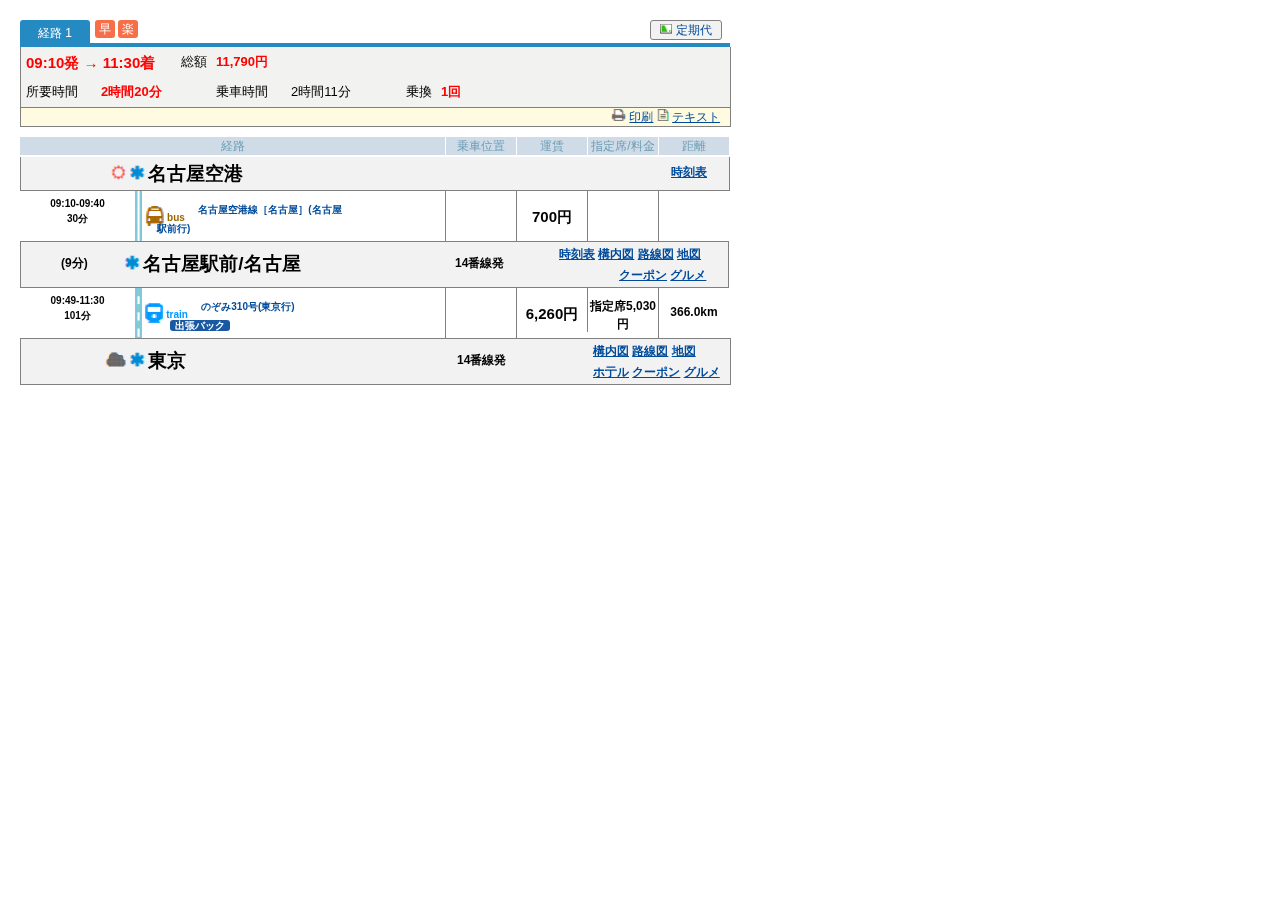
<file: 实验七/index.html>
<html>
    <head>
        <link href="css/one-debug.css" rel="stylesheet">
        <link href="css/index.css" rel="stylesheet">
    </head>
    <body>
        <header>
            <div class="m-tl ui-grid-18">
                <div class="m-tab ui-grid-2">
                    <span>経路 1</span>
                </div>
                <div class="m-tip ui-grid-14">
                    <span>早</span>
                    <span>楽</span>
                </div>
                <div class="m-fun ui-grid-2">
                    <img src="img/battery.png" alt="">
                    <span>定期代</span>
                </div>
            </div>
            <div class="bd"></div>
            <div class="info ui-grid-18">
                <span class="red ui-grid-4" id="big">09:10発 → 11:30着</span>
                <span class="ui-grid-1">総額</span>
                <span class="red ui-grid-12">11,790円</span>
                <span class="ui-grid-2">所要時間</span>
                <span class="red ui-grid-3">2時間20分</span>
                <span class="ui-grid-2">乗車時間</span>
                <span class="black ui-grid-3">2時間11分</span>
                <span class="ui-grid-1">乗換</span>
                <span class="red ui-grid-1">1回</span>
            </div>
            <div class="print ui-grid-18">
                <img src="img/print.png" alt="">
                <span>印刷</span>
                <img src="img/save.png" alt="">
                <span>テキスト</span>
            </div>
        </header>
        <section>
            <div class="head ui-grid-18">
                <span class="long ui-grid-10">経路</span>
                <span class="ui-grid-2">乗車位置</span>
                <span class="ui-grid-2">運賃</span>
                <span class="ui-grid-2">指定席/料金</span>
                <span class="ui-grid-2">距離</span>
            </div>
            <div class="first-station ui-grid-18">
                <div class="name ui-grid-14">
                    <img src="img/sun.png" alt="">
                    <img src="img/snow.png" alt="">
                    <span>名古屋空港</span>    
                </div>
                <span class="time">時刻表</span>
            </div>
            <div class="info-first ui-grid-18">
                <div class="long ui-grid-10">
                    <span class="time">09:10-09:40<br>30分</span>
                    <img src="img/bus-line.png" alt="">
                    <img src="img/bus.png" alt="" class="bus">
                    <span>bus</span>
                    <span class="name">名古屋空港線［名古屋］(名古屋</span>
                    <span class="name2">駅前行)</span>
                </div>
                <span class="ui-grid-2">&nbsp</span>
                <span class="ui-grid-2">700円</span>
                <span class="ui-grid-2">&nbsp</span>
                <span class="ui-grid-2">&nbsp</span>
            </div>
            <div class="second-station ui-grid-18">
                <div class="name ui-grid-10">
                    <span class="time">(9分)</span>
                    <img src="img/snow.png" alt="">
                    <span>名古屋駅前/名古屋</span>    
                </div>
                <span class="locate ui-grid-2">14番線発</span>
                <span class="under">時刻表</span>
                <span class="under">構内図</span>
                <span class="under">路線図</span>
                <span class="under">地図</span>
                <span class="under" id="second">クーポン</span>
                <span class="under" id="second">グルメ</span>
            </div>
            <div class="info-second ui-grid-18">
                <div class="long ui-grid-10">
                    <span class="time">09:49-11:30<br>101分</span>
                    <img src="img/train-line.png" alt="">
                    <img src="img/train.png" alt="" class="bus">
                    <span>train</span>
                    <span class="name">のぞみ310号(東京行)</span>
                    <span class="name2">出張バック</span>
                </div>
                <span class="ui-grid-2">&nbsp</span>
                <span class="ui-grid-2">6,260円</span>
                <span class="price ui-grid-2">指定席5,030円</span>
                <span class="km ui-grid-2">366.0km</span>
            </div>
            <div class="third-station ui-grid-18">
                <div class="name ui-grid-9">
                    <img src="img/cloud.png" alt="">
                    <img src="img/snow.png" alt="">
                    <span>東京</span>    
                </div>
                <span class="locate ui-grid-2">14番線発</span>
                <span class="under">構内図</span>
                <span class="under">路線図</span>
                <span class="under">地図</span>
                <span class="under" id="second">ホ亍ル</span>
                <span class="under" id="second">クーポン</span>
                <span class="under" id="second">グルメ</span>
            </div>
        </section>
    </body>
</html>
</file>
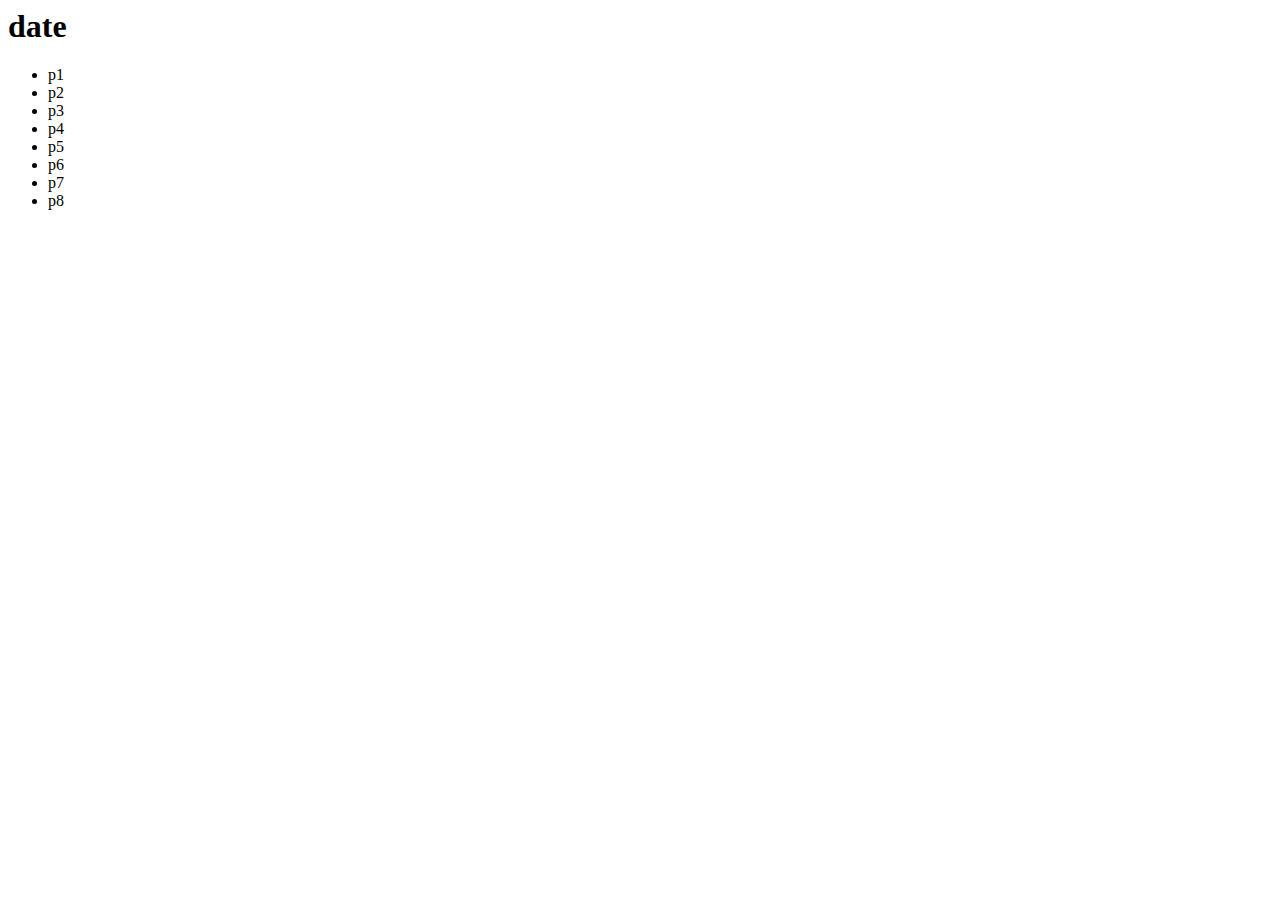
<file: 实验三/index.html>
<html>
  <head>
  </head>
  <body>
    <div class="m-box">
        <h1>date</h1>
        <ul>
            <li class="m-item" id="p1">p1</li>
            <li class="m-item">p2</li>
            <li class="m-item">p3</li>
            <li class="m-item">p4</li>
            <li class="m-item">p5</li>
            <li class="m-item">p6</li>
            <li class="m-item">p7</li>
            <li class="m-item">p8</li>
        </ul>
    </div>
    <script src="js/index.js"></script>
  </body>
</html>
</file>
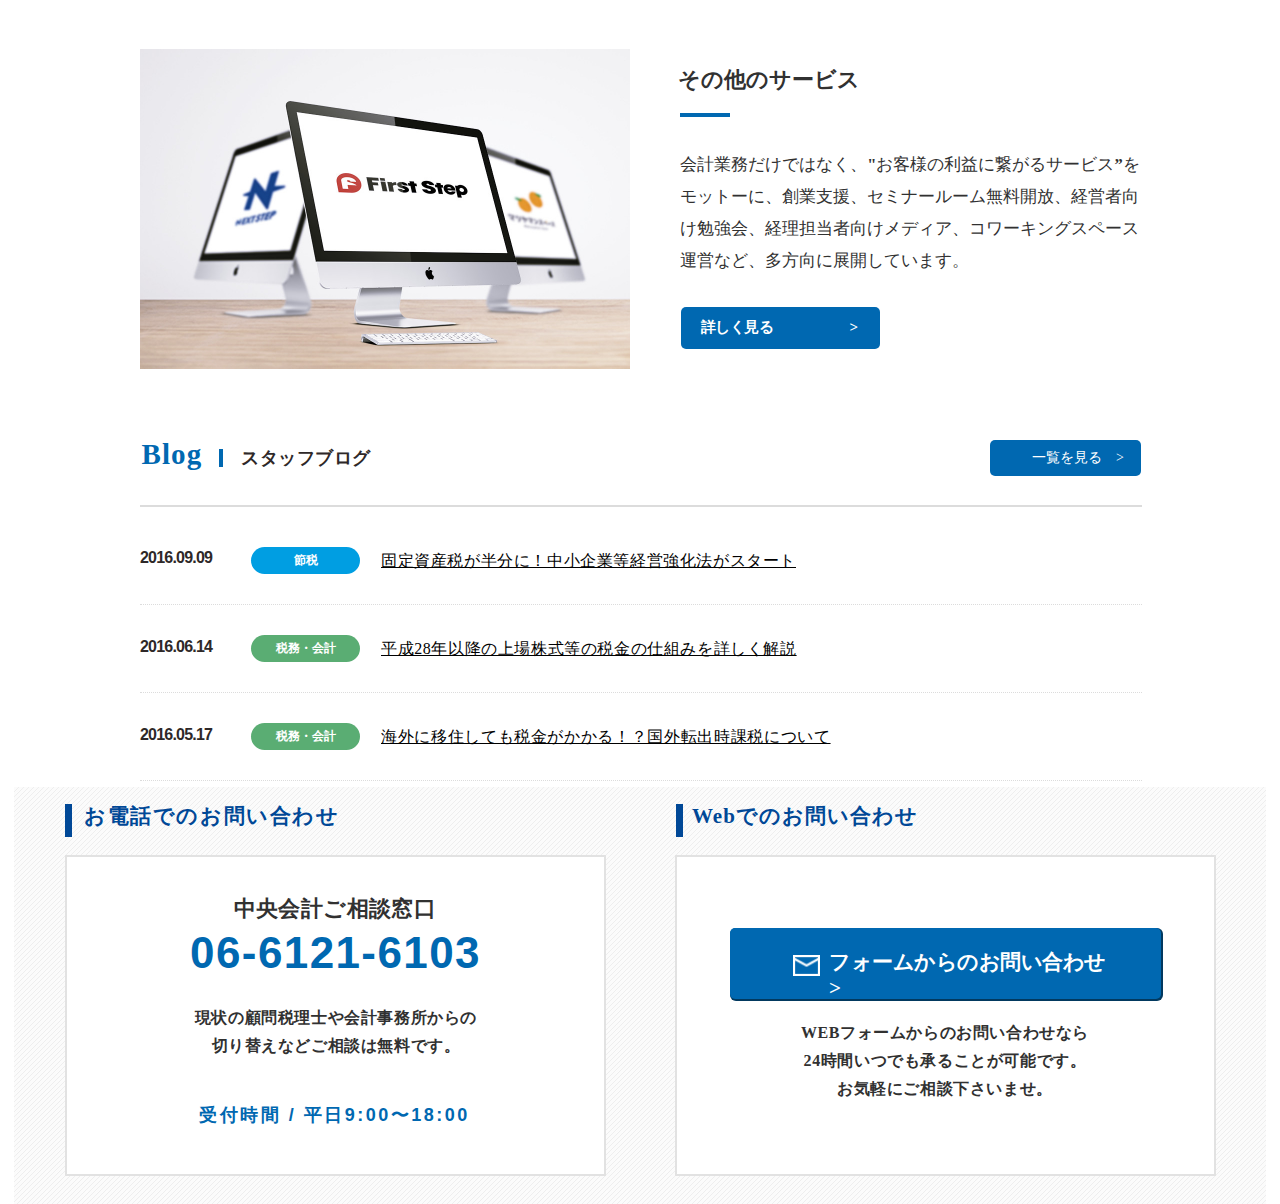
<file: 实验五/index.html>
<html>
    <head>
        <link href="css/index.css" rel="stylesheet">
    </head>
    <body>
        <div class="other">
            <img src="img/first_step.jpg" alt="">
            <div class="text">
                <span class="title">その他のサービス</span>
                <div class="hr"></div>
                <p class="main">会計業務だけではなく、"お客様の利益に繋がるサービス”をモットーに、創業支援、セミナールーム無料開放、経営者向け勉強会、経理担当者向けメディア、コワーキングスペース運営など、多方向に展開しています。</p>
                <span class="button">詳しく見る ></span>
            </div>
        </div>
        <div class="blog">
            <div class="head">
                <div class="text">
                    <span class="blue">Blog</span>
                    <div class="line"></div>
                    <span class="black">スタッフブログ</span>
                </div>
                <span class="button">一覧を見る ></span>
            </div>
            <div class="list">
                <div class="first">
                    <time>2016.09.09</time>
                    <span class="icon">節税</span>
                    <span class="text">固定資産税が半分に！中小企業等経営強化法がスタート</span>
                </div>
                <div class="second">
                    <time>2016.06.14</time>
                    <span class="icon">税務・会計</span>
                    <span class="text">平成28年以降の上場株式等の税金の仕組みを詳しく解説</span>
                </div>
                <div class="third">
                    <time>2016.05.17</time>
                    <span class="icon">税務・会計</span>
                    <span class="text">海外に移住しても税金がかかる！？国外転出時課税について</span>
                </div>
            </div>
        </div>
        <div class="contact">
            <div class="phone">
                <div class="title">
                    <div class="line"></div>
                    <span>お電話でのお問い合わせ</span>
                </div>
                <div class="main">
                    <div class="text">
                        <span class="title">中央会計ご相談窓口</span>
                        <span class="number">06-6121-6103</span>
                        <span class="line">現状の顧問税理士や会計事務所からの</span>
                        <span class="line">切り替えなどご相談は無料です。</span>
                    </div>
                    <time>受付時間 / 平日9:00〜18:00</time>
                </div>
            </div>
            <div class="email">
                <div class="title">
                    <div class="line"></div>
                    <span>Webでのお問い合わせ</span>
                </div>
                <div class="main">
                    <div class="button">
                        <img src="img/mail.png" alt="">
                        <span>フォームからのお問い合わせ ></span>
                    </div>
                    <span class="text">WEBフォームからのお問い合わせなら</span>
                    <span class="text">24時間いつでも承ることが可能です。</span>
                    <span class="text">お気軽にご相談下さいませ。</span>
                </div>
            </div>
        </div>
    </body>
</html>
</file>
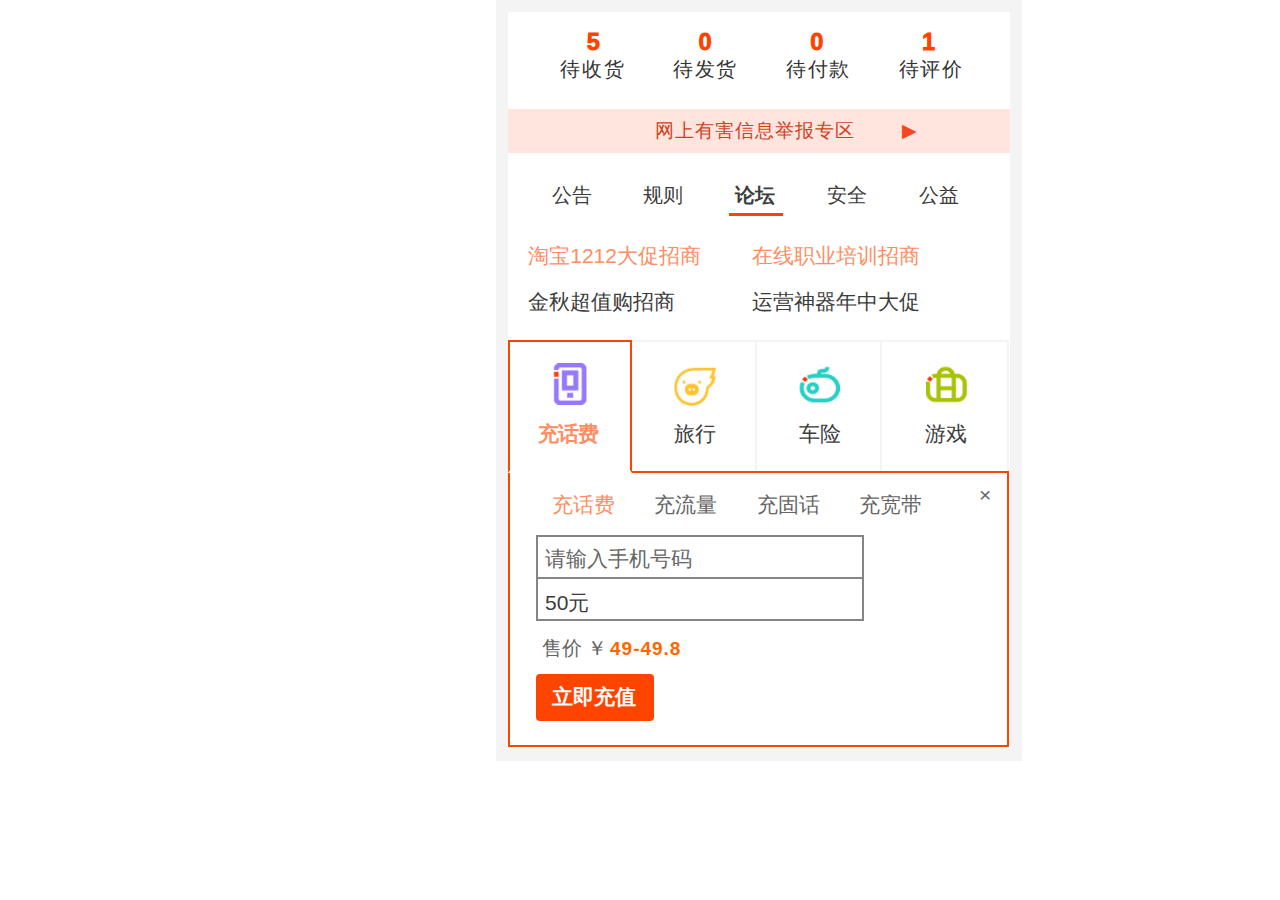
<file: 实验四/index.html>
<html>
    <head>
        <link href="css/index.css" rel="stylesheet">
    </head>
    <body>
        <div id="Box">
            <div id="Record">
                <div id="Num">
                    <span>5</span>
                    <span>0</span>
                    <span>0</span>
                    <span>1</span>
                </div>
                <div id="Item">
                    <span>待收货</span>
                    <span>待发货</span>
                    <span>待付款</span>
                    <span>待评价</span>
                </div>
            </div>
            <div id="inform">
                <span id='text'>网上有害信息举报专区</span>
                <span id='triangle'>▶</span>
            </div>
            <div id="bar">
                <span>公告</span>
                <span>规则</span>
                <span id='forum'>论坛</span>
                <span>安全</span>
                <span>公益</span>
                <hr></hr>
            </div>
            <div id="Ad">
                <span>淘宝1212大促招商</span>
                <span>在线职业培训招商</span>
                <div id='second_line'>
                    <span>金秋超值购招商</span>
                    <span>运营神器年中大促</span>
                </div>
            </div>
            <div id="icon">
                <div id="phone">
                    <span id="text">充话费</span>
                </div>
                <div id="pig">
                    <span id="text">旅行</span>
                </div>
                <div id="car">
                    <span id="text">车险</span>
                </div>
                <div id="game">
                    <span id="text">游戏</span>
                </div>
            </div>
            <div id="charge">
                <div id="choose">
                    <span id="first">充话费</span>
                    <span>充流量</span>
                    <span>充固话</span>
                    <span>充宽带</span>
                    <span id="cancel">×</span>
                </div>
                <div id="input">
                    <div id="phonenumber">
                        <span id="text">请输入手机号码</span>
                    </div>
                    <div id="money">
                        <span id="text">50元</span>
                    </div>
                </div>
                <div id="price">
                    <span >售价</span>
                    <span >￥</span>
                    <span id="num">49-49.8</span>
                </div>
                <div id="button">
                    <span id="text">立即充值</span>
                </div>
            </div>
        </div>
    </body>
</html>
</file>
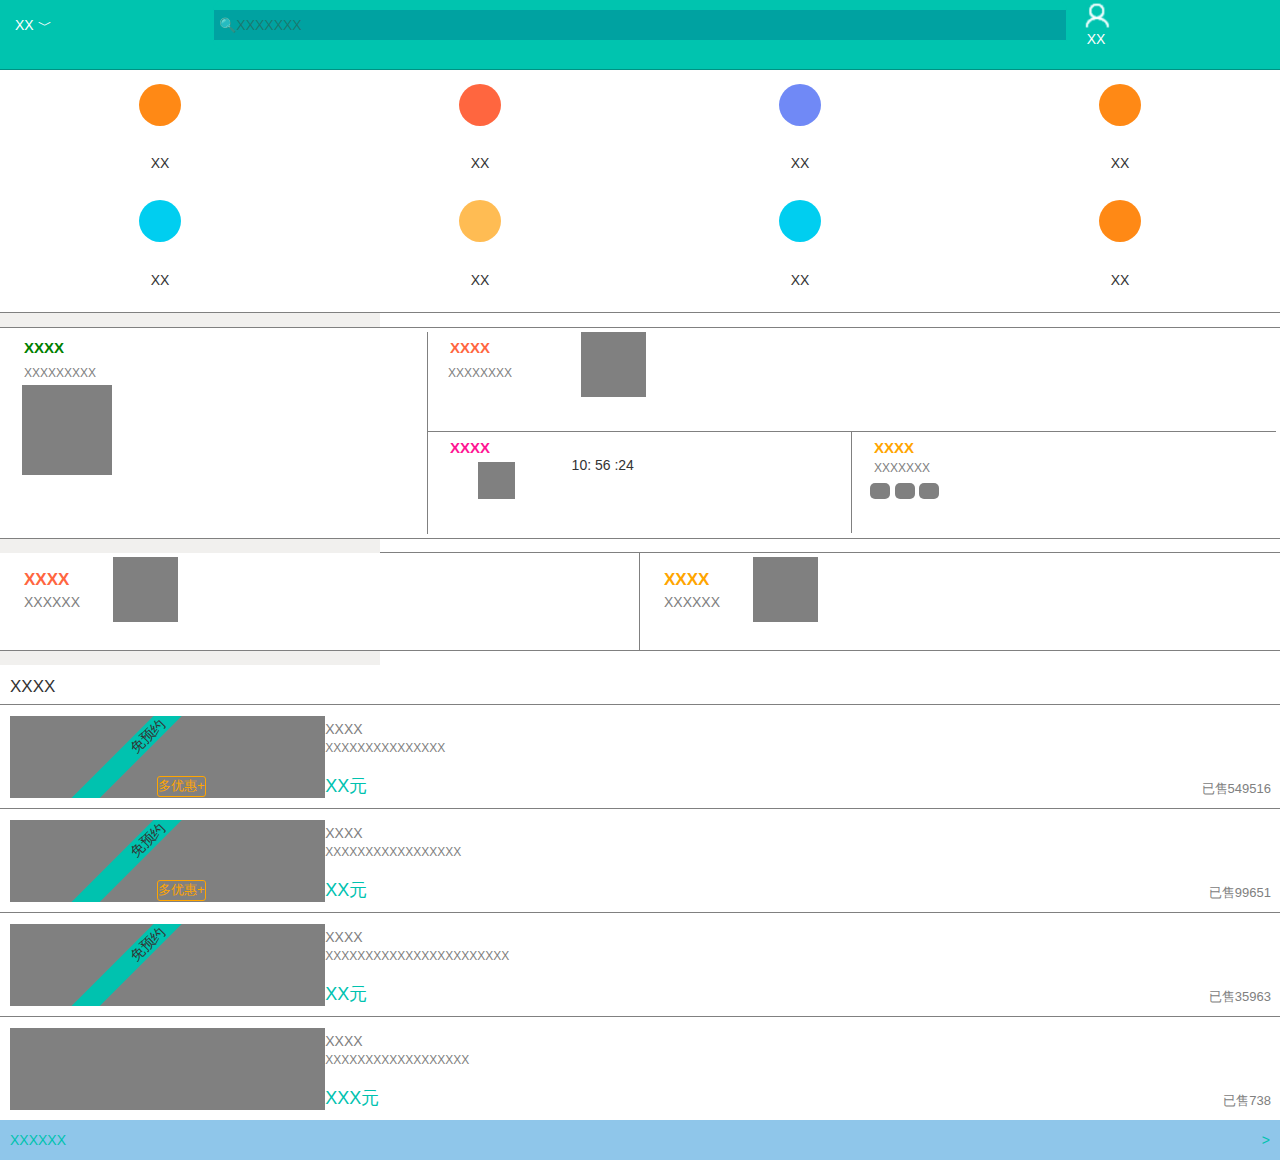
<file: 实验九/phone.html>
<html>
    <head>
        <meta charset="utf-8">
        <meta http-equiv="X-UA-Compatible" content="IE=edge">
        <meta name="viewport" content="width=device-width, initial-scale=1">
        <link href="css/bootstrap.css" rel="stylesheet">
        <link href="css/phone.css" rel="stylesheet">
    </head>
    <body>
        <div class="container-fluid">
            <div class="search row">
                <div class="select col-xs-2">XX ﹀</div>
                <div class="text col-xs-8">🔍XXXXXXX</div>
                <div class="account col-xs-2">
                    <img src="img/account.png" class="img-responsive">
                    <div>XX</div>
                </div>
            </div>
            <div class="nav row">
                <div class="item col-xs-3">
                    <div class="img" id="i1-1"></div>
                    <div class="name">XX</div>
                </div>
                <div class="item col-xs-3">
                    <div class="img" id="i1-2"></div>
                    <div class="name">XX</div>
                </div>
                <div class="item col-xs-3">
                    <div class="img" id="i1-3"></div>
                    <div class="name">XX</div>
                </div>
                <div class="item col-xs-3">
                    <div class="img" id="i1-4"></div>
                    <div class="name">XX</div>
                </div>
                <div class="item col-xs-3">
                    <div class="img" id="i2-1"></div>
                    <div class="name">XX</div>
                </div>
                <div class="item col-xs-3">
                    <div class="img" id="i2-2"></div>
                    <div class="name">XX</div>
                </div>
                <div class="item col-xs-3">
                    <div class="img" id="i2-3"></div>
                    <div class="name">XX</div>
                </div>
                <div class="item col-xs-3">
                    <div class="img" id="i2-4"></div>
                    <div class="name">XX</div>
                </div>
            </div>
            <div class="hr"></div>
            <div class="four-item row">
                <div class="left col-xs-4">
                    <div class="ftext">XXXX</div>
                    <div class="stext">XXXXXXXXX</div>
                    <div class="square"></div>
                </div>
                <div class="right col-xs-8">
                    <div class="top">
                        <div class="ftext">XXXX</div>
                        <div class="stext">XXXXXXXX</div>
                        <div class="square"></div>
                    </div>
                    <div id="left">
                        <div class="ftext">XXXX</div>
                        <div class="square"></div>
                    </div>
                    <div id="right">
                        <div class="ftext">XXXX</div>
                        <div class="stext">XXXXXXX</div>
                        <div class="time">
                            <div class="bg"></div>
                            <div class="bg"></div>
                            <div class="bg"></div>
                            <span>10: 56 :24</span>
                        </div>
                    </div>
                </div>
            </div>
            <div class="hr"></div>
            <div class="two-item row">
                <div class="item col-xs-6" id="left">
                    <div class="ftext">XXXX</div>
                    <div class="stext">XXXXXX</div>
                    <div class="square"></div>
                </div>
                <div class="item col-xs-6" id="right">
                    <div class="ftext">XXXX</div>
                    <div class="stext">XXXXXX</div>
                    <div class="square"></div>
                </div>
            </div>
            <div class="hr"></div>
            <div class="list row">
                <div class="title col-xs-12">XXXX</div>
                <div class="item col-xs-12" id="first">
                    <div class="square">
                        <div class="tag">免预约</div>
                    </div>
                    <div class="ftext">XXXX</div>
                    <div class="stext">XXXXXXXXXXXXXXX</div>
                    <div class="price">XX元</div>
                    <div class="sale">多优惠+</div>
                    <div class="num">已售549516</div>
                </div>
                <div class="item col-xs-12" id="second">
                    <div class="square">
                        <div class="tag">免预约</div>
                    </div>
                    <div class="ftext">XXXX</div>
                    <div class="stext">XXXXXXXXXXXXXXXXX</div>
                    <div class="price">XX元</div>
                    <div class="sale">多优惠+</div>
                    <div class="num">已售99651</div>
                </div>
                <div class="item col-xs-12" id="third">
                    <div class="square">
                        <div class="tag">免预约</div>
                    </div>
                    <div class="ftext">XXXX</div>
                    <div class="stext">XXXXXXXXXXXXXXXXXXXXXXX</div>
                    <div class="price">XX元</div>
                    <div class="real">门市价:XX元</div>
                    <div class="num">已售35963</div>
                </div>
                <div class="item col-xs-12" id="fourth">
                    <div class="square"></div>
                    <div class="ftext">XXXX</div>
                    <div class="stext">XXXXXXXXXXXXXXXXXX</div>
                    <div class="price">XXX元</div>
                    <div class="real">门市价:XXX元</div>
                    <div class="num">已售738</div>
                </div>
                <div class="tail col-xs-12">
                    <div>XXXXXX</div>
                    <div>></div>   
                </div>
            </div>
        </div>
    </body>
</html>
</file>
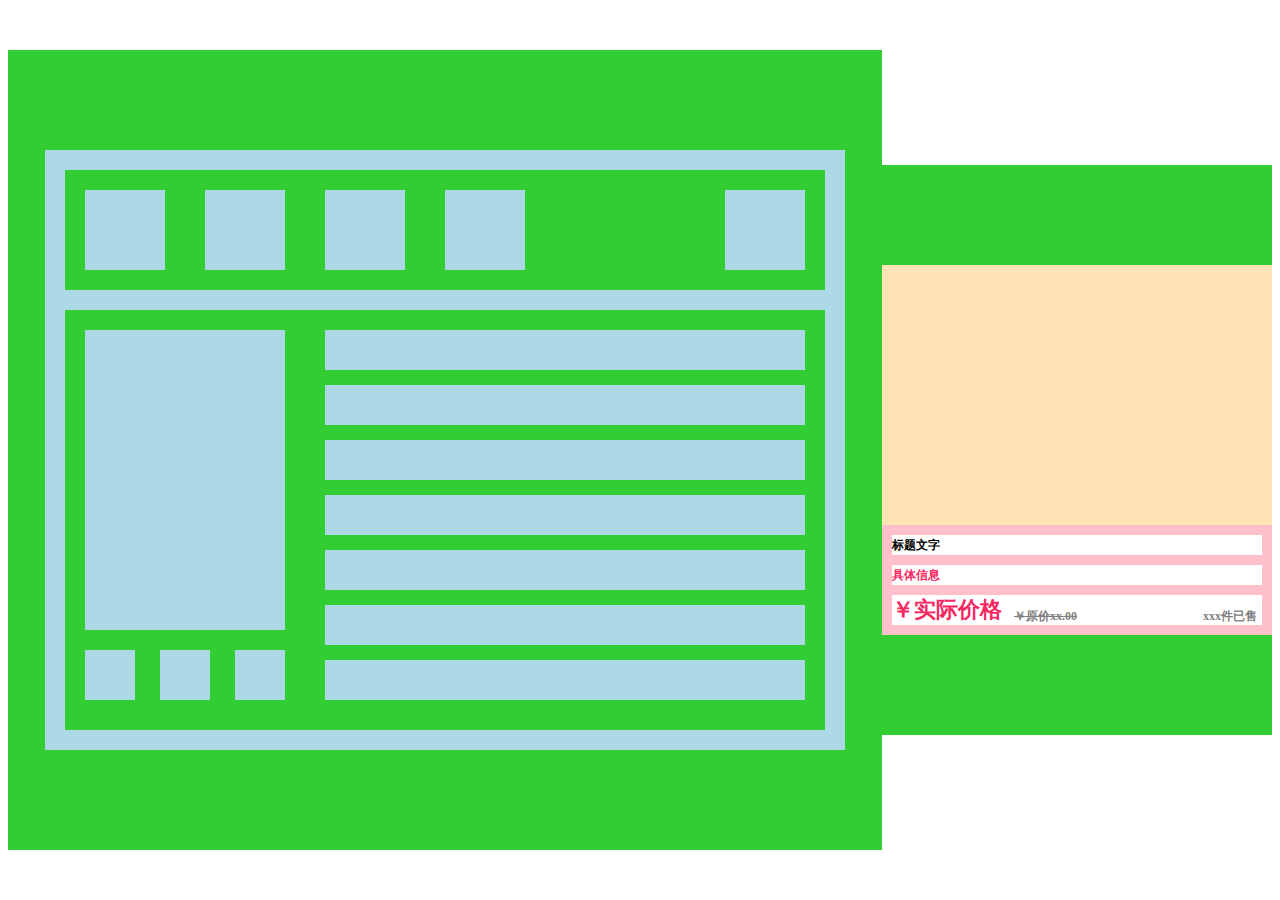
<file: 实验六/flex_html.html>
<html>
    <head>
        <link href="css/flex_html.css" rel="stylesheet">
    </head>
    <body>
        <div class="box1">
           <div class="head">
                <span></span>
                <span></span>
                <span></span>
                <span></span>
                <span class="right"></span>
            </div>         
            <div class="main">
                <div class="left">
                    <div class="top"></div>
                    <div class="bottom">
                        <span></span>
                        <span></span>
                        <span></span>
                    </div>
                </div>
                <div class="right">
                    <span></span>
                    <span></span>
                    <span></span>
                    <span></span>
                    <span></span>
                    <span></span>
                    <span></span>
                </div>
            </div>
        </div>  
        <div class="box2">
            <div class="item">
                <div class="img"></div>
                <div class="info">
                    <div class="name">标题文字</div>
                    <div class="tag">
                        <span class="red">具体信息</span>
                        <span class="gray"></span>
                    </div>
                    <div class="price">
                        <div class="number">
                            <span class="now">￥实际价格</span>
                            <span class="orign">￥原价xx.00</span>
                        </div>
                        <div class="sales">
                            <span class="num">xxx</span>
                            <span class="unit">件已售</span>
                        </div>
                    </div>
                </div>
            </div>
        </div>   
    </body>
</html>
</file>
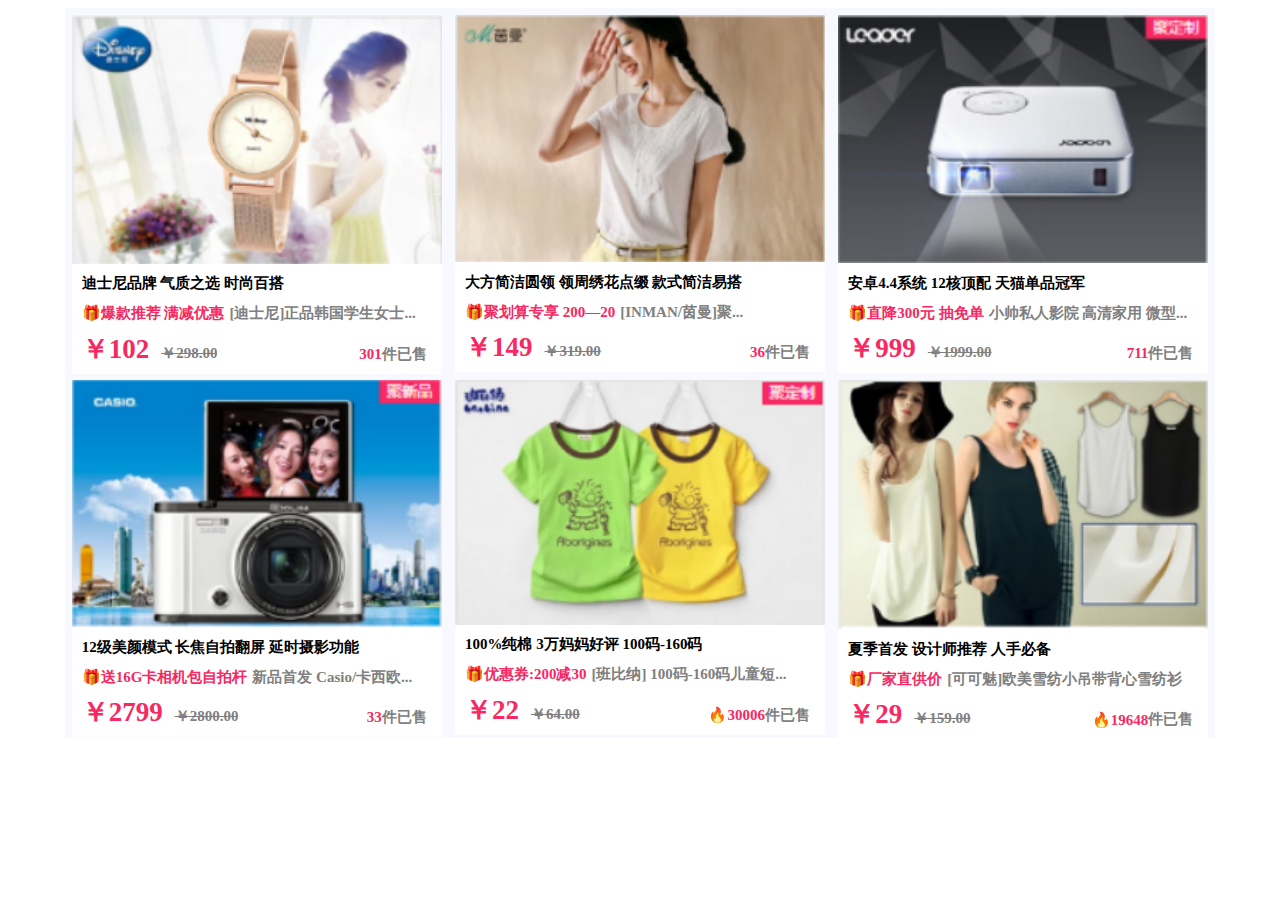
<file: 实验六/flex_taobao.html>
<html>
    <head>
        <link href="css/flex_taobao.css" rel="stylesheet">
    </head>
    <body> 
        <div class="box">
            <div class="item">
                <img src="img/1.png" alt=""></img>
                <div class="info">
                    <div class="name">迪士尼品牌 气质之选 时尚百搭</div>
                    <div class="tag">
                        <span>🎁爆款推荐 满减优惠</span>
                        <span class="gray">[迪士尼]正品韩国学生女士...</span>
                    </div>
                    <div class="price">
                        <div class="number">
                            <span class="now">￥102</span>
                            <span class="orign">￥298.00</span>
                        </div>
                        <div class="sales">
                            <span class="num">301</span>
                            <span class="unit">件已售</span>
                        </div>
                    </div>
                </div>
            </div>
            <div class="item">
                <img src="img/2.png" alt=""></img>
                <div class="info">
                    <div class="name">大方简洁圆领 领周绣花点缀 款式简洁易搭</div>
                    <div class="tag">
                        <span>🎁聚划算专享 200&mdash;20</span>
                        <span class="gray">[INMAN/茵曼]聚...</span>
                    </div>
                    <div class="price">
                        <div class="number">
                            <span class="now">￥149</span>
                            <span class="orign">￥319.00</span>
                        </div>
                        <div class="sales">
                            <span class="num">36</span>
                            <span class="unit">件已售</span>
                        </div>
                    </div>
                </div>
            </div>
            <div class="item">
                <img src="img/3.png" alt=""></img>
                <div class="info">
                    <div class="name">安卓4.4系统 12核顶配 天猫单品冠军</div>
                    <div class="tag">
                        <span>🎁直降300元 抽免单</span>
                        <span class="gray">小帅私人影院 高清家用 微型...</span>
                    </div>
                    <div class="price">
                        <div class="number">
                            <span class="now">￥999</span>
                            <span class="orign">￥1999.00</span>
                        </div>
                        <div class="sales">
                            <span class="num">711</span>
                            <span class="unit">件已售</span>
                        </div>
                    </div>
                </div>
            </div>
            <div class="item">
                <img src="img/4.png" alt=""></img>
                <div class="info">
                    <div class="name">12级美颜模式 长焦自拍翻屏 延时摄影功能</div>
                    <div class="tag">
                        <span>🎁送16G卡相机包自拍杆</span>
                        <span class="gray">新品首发 Casio/卡西欧...</span>
                    </div>
                    <div class="price">
                        <div class="number">
                            <span class="now">￥2799</span>
                            <span class="orign">￥2800.00</span>
                        </div>
                        <div class="sales">
                            <span class="num">33</span>
                            <span class="unit">件已售</span>
                        </div>
                    </div>
                </div>
            </div>
            <div class="item">
                <img src="img/5.png" alt=""></img>
                <div class="info">
                    <div class="name">100%纯棉 3万妈妈好评 100码-160码</div>
                    <div class="tag">
                        <span>🎁优惠券:200减30</span>
                        <span class="gray">[班比纳] 100码-160码儿童短...</span>
                    </div>
                    <div class="price">
                        <div class="number">
                            <span class="now">￥22</span>
                            <span class="orign">￥64.00</span>
                        </div>
                        <div class="sales">
                            <span class="num">🔥30006</span>
                            <span class="unit">件已售</span>
                        </div>
                    </div>
                </div>
            </div>
            <div class="item">
                <img src="img/6.png" alt=""></img>
                <div class="info">
                    <div class="name">夏季首发 设计师推荐 人手必备</div>
                    <div class="tag">
                        <span>🎁厂家直供价</span>
                        <span class="gray">[可可魅]欧美雪纺小吊带背心雪纺衫</span>
                    </div>
                    <div class="price">
                        <div class="number">
                            <span class="now">￥29</span>
                            <span class="orign">￥159.00</span>
                        </div>
                        <div class="sales">
                            <span class="num">🔥19648</span>
                            <span class="unit">件已售</span>
                        </div>
                    </div>
                </div>
            </div>
        </div>   
    </body>
</html>
</file>
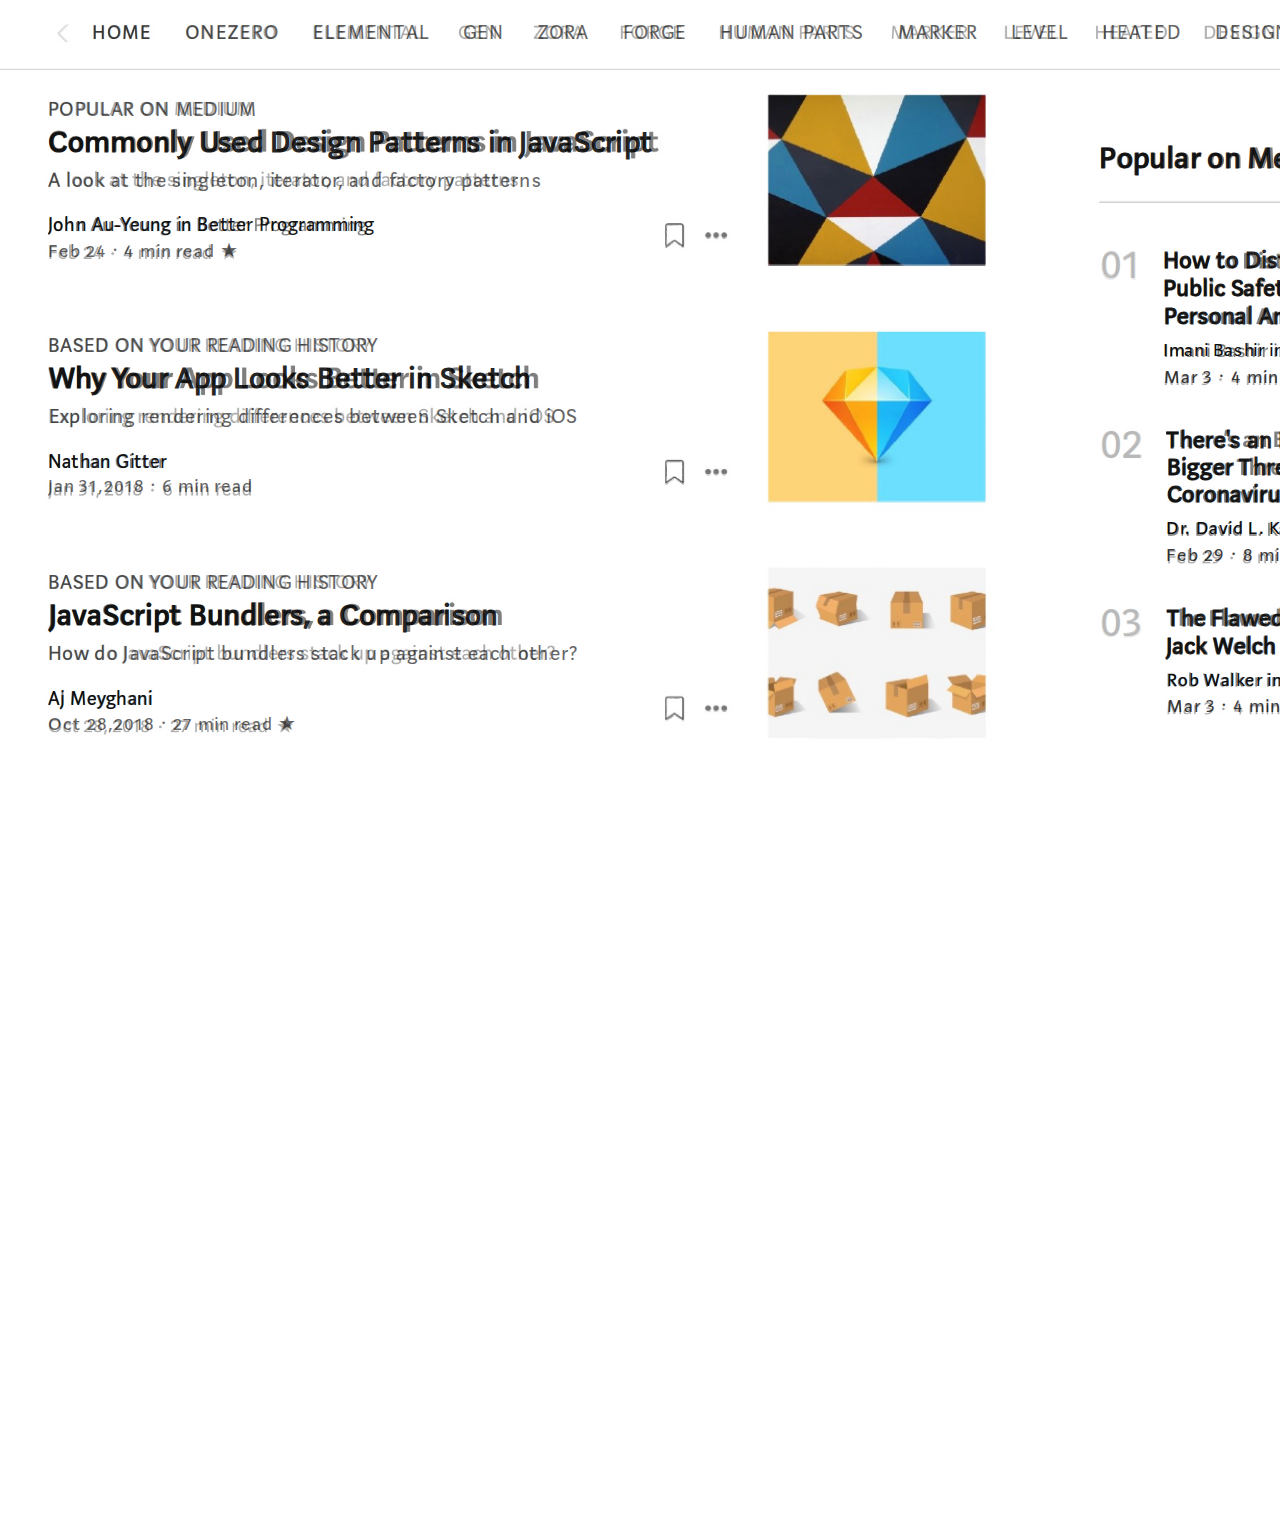
<file: 实验二/src/test.html>
<!DOCTYPE html>
<html>
    <head>
        <meta charset="utf-8">
        <meta http-equiv="X-UA-Compatible" content="IE=edge,chrome=1">
        <meta name="description" content="">
        <meta name="keywords" content="">
        <link href="reset.css" rel="stylesheet">
        <link href="test.css" rel="stylesheet">
    </head>
    <body>
        <div class="example"></div>
        <div class="top-menu">
            <l></l>
            <span>HOME</span>
            <span>ONEZERO</span>
            <span>ELEMENTAL</span>
            <span>GEN</span>
            <span>ZORA</span>
            <span>FORGE</span>
            <span>HUMAN PARTS</span>
            <span>MARKER</span>
            <span>LEVEL</span>
            <span>HEATED</span>
            <span>DESIGN</span>
            <span>MC</span>
            <r></r>
            <hr>
        </div>
        <div style="position: absolute;">
            <div class="left-text">
                <first>
                <span id="one">POPULAR ON MEDIUM</span>
                <span id="two">Commonly Used Design Patterns in JavaScript</span>
                <span id="three">A look at the singleton, iterator, and factory patterns</span>
                <span id="four">John Au-Yeung in Better Programming</span>
                <span id="five">Feb 24 · 4 min read ★</span>
                </first>
                <second>
                <span id="one">BASED ON YOUR READING HISTORY</span>
                <span id="two">Why Your App Looks Better in Sketch</span>
                <span id="three">Exploring rendering differences between Sketch and iOS</span>
                <span id="four">Nathan Gitter</span>
                <span id="five">Jan 31,2018 · 6 min read</span>
                </second>
                <third>
                    <span id="one">BASED ON YOUR READING HISTORY</span>
                    <span id="two">JavaScript Bundlers, a Comparison </span>
                    <span id="three">How do JavaScript bundlers stack up against each other?</span>
                    <span id="four">Aj Meyghani</span>
                    <span id="five">Oct 28,2018 · 27 min read ★</span>
                </third>
            </div>
            <img src="../img/middle.png" alt="middle">
            <div class="right-text">
                <span id="head">Popular on Medium</span>
                <hr>
                <first>
                <num>01</num>
                <span id="one-a">How to Distinguish Between a</span>
                <span id="one-b">Public Safety Crisis and a</span>
                <span id="one-c">Personal Anxiety</span>
                <span id="two">Imani Bashir in Forge</span>
                <span id="three">Mar 3 · 4 min read ★</span>
                </first>
                <second>
                <num>02</num>
                <span id="one-a">There's an Epidemic That's a</span>
                <span id="one-b">Bigger Threat Than the</span>
                <span id="one-c">Coronavirus</span>
                <span id="two">Dr. David L. Katz in Heated</span>
                <span id="three">Feb 29 · 8 min read ★</span>
                </second>
                <third>
                    <num>03</num>
                    <span id="one-a">The Flawed, Twisted Legacy of</span>
                    <span id="one-b">Jack Welch</span>
                    <span id="two">Rob Walker in Marker</span>
                    <span id="three">Mar 3 · 4 min read ★</span>
                </third>
            </div>
        </div>
        
    </body>
</html>
</file>
<file: 实验七/css/index.css>
@charset "UTF-8";

body {
    padding: 20px;
    width: 710px;
}

header .m-tl {
    border-bottom: 4px solid #2589c2;
    margin-bottom: 0;
    width: 100%;
}

header .m-tl .m-tab, .m-tip, .m-fun {
    margin-bottom: 0;
    margin-right: 5px;
}

header .m-tl .m-tab span {
    background: #2589c2;
    color: #fff;
    padding: 4px 10px 1px 10px;
    border-radius: 3px 3px 0 0;
    display: block;
    text-align: center;
}

header .m-tl .m-tip span {
    background: #f76f49;
    color: #fff;
    padding: 2px 4px;
    font-size: 12px;
    border-radius: 3px;
    text-align: center;
}

header .m-fun {
    text-align: center;
    height: 18px;
    border:1px gray solid;
    background-color: #f2f2f2;
    border-radius: 3px;
    color: #004b9b;
}

header .m-fun img {
    height: 10px;
}

header .info {
    width: 99.8%;
    height: 60px;
    background-color: #f2f2f0;
    border:1px gray solid;
    border-width: 0 1px 0 1px;
    margin: 0;
}

header .info span {
    margin: 5px 0 5px 5px;
    font-size: 13px;
    
}

header .info .red {
    font-weight: bold;
    color: red;
}

header .info #big {
    font-size: 15px;
    margin-bottom: 0; 
}

header .print {
    width: 16.7%;
    background-color: #fffbe0;
    border:1px gray solid;
    padding-left: 590px;
}

header .print img {
    height: 12px;
}

header .print span {
    text-decoration: underline;
    color: #004b9b;
}

section .head{
    height: 10px;
}

section .head span {
    text-align: center;
    background-color: #cfdce8;
    margin: 0 1px 1px 0;
    color: #6e9eb5;
}

section .head .long{
    width: 425px;
}

section .first-station {
    width: 87%;
    height: 33px;
    background-color: #f2f2f2;
    border:1px gray solid;
    border-top-width: 0;
    padding-left: 90px;
    margin: 0;
}

section .first-station img {
    margin-top: 8px; 
    height: 15px;
}

section .first-station span {
    display: inline-block;
    font-size: 19px;
    font-weight: bold;
}

section .first-station .time {
    margin-top: 6px;
    font-size: 12px;
    text-decoration: underline;
    color: #004b9b;
}

section .info-first {
    margin: 0;
}

section .info-first span {
    margin: 0;
    height: 35px;
    text-align: center;
    padding-top: 15px;
    font-size: 15px;
    font-weight: bold;
    border-left: 1px gray solid;
}

section .info-first .long {
    height: 50px;
    margin: 0;
    padding: 0;
    width: 425px;
    border-left-width: 0;
}

section .info-first .long span {
    font-size: 10px;
    text-align: center;
    border-left-width: 0;
    position: relative;
    top: -20px;
    color: #996600;
}

section .info-first .long .time {
    top: -10px;
    width: 115px;
    float: left;
    color: black;
}

section .info-first .long img {
    height: 50px;
}

section .info-first .long .bus {
    height: 20px;
    position: relative;
    top: -15px;
}

section .info-first .long .name {
    padding-left: 10px;
    top: -28px;
    width: 40px;
    color: #004b9b;
}

section .info-first .long .name2 {
    left: -188px;
    top: -9px;
    width: 40px;
    color: #004b9b;
}

section .second-station {
    width: 94%;
    height: 45px;
    background-color: #f2f2f2;
    border:1px gray solid;
    padding-left: 40px;
    margin: 0;
}

section .second-station .time {
    position: relative;
    top: -3px;
    font-size: 12px;
}

section .second-station img {
    margin-left: 34px; 
    margin-top: 13px; 
    height: 15px;
}

section .second-station span {
    display: inline-block;
    font-size: 19px;
    font-weight: bold;
}

section .second-station .locate {
    position: relative;
    left: -6px;
    top: 12px;
    margin-right: 28px;
    font-size: 12px;
}

section .second-station .under {
    margin-top: 3px;
    font-size: 12px;
    text-decoration: underline;
    color: #004b9b;
}

section .second-station #second {
    position: relative;
    left: 60px;
}

section .info-second {
    margin: 0;
}

section .info-second span {
    margin: 0;
    height: 35px;
    text-align: center;
    padding-top: 15px;
    font-size: 15px;
    font-weight: bold;
    border-left: 1px gray solid;
}

section .info-second .long {
    height: 50px;
    margin: 0;
    padding: 0;
    width: 425px;
    border-left-width: 0;
}

section .info-second .long span {
    font-size: 10px;
    text-align: center;
    border-left-width: 0;
    position: relative;
    top: -20px;
    color: #0099ff;
}

section .info-second .long .time {
    top: -10px;
    width: 115px;
    float: left;
    color: black;
}

section .info-second .long img {
    height: 50px;
}

section .info-second .long .bus {
    height: 20px;
    position: relative;
    top: -15px;
}

section .info-second .long .name {
    padding-left: 10px;
    top: -28px;
    width: 40px;
    color: #004b9b;
}

section .info-second .long .name2 {
    border-radius: 3px;
    width: 50px;
    padding: 0 5px 0 5px; 
    height: 10px;
    left: -128px;
    top: -9px;
    width: 40px;
    background-color: #1959a3;
    color: white;
}

section .info-second .price {
    padding-top: 9px;
    font-size: 12px;
}

section .info-second .km {
    padding-top: 15px;
    font-size: 12px;
}

section .third-station {
    width: 88%;
    height: 45px;
    background-color: #f2f2f2;
    border:1px gray solid;
    padding-left: 84px;
    margin: 0;
}
section .third-station .name {
    margin-right: 8px;
}

section .third-station .time {
    position: relative;
    top: -3px;
    font-size: 12px;
}

section .third-station img {
    margin-top: 13px; 
    height: 15px;
}

section .third-station span {
    display: inline-block;
    font-size: 19px;
    font-weight: bold;
}

section .third-station .locate {
    position: relative;
    left: -6px;
    top: 12px;
    margin-right: 60px;
    font-size: 12px;
}

section .third-station .under {
    margin-top: 3px;
    font-size: 12px;
    text-decoration: underline;
    color: #004b9b;
}
</file>
<file: 实验五/css/index.css>
@charset "UTF-8";

body {
    text-align: center;
    height: 1204px;
    width: 1252px;
    margin:auto;
}

.other {
    width: 100%;
    height: 33%;
    text-align: left;
}

.other img {
    width: 490px;
    height: 320px;
    margin:49px 0 29px 126px; 
    float: left;
}

.other .text {
    width: 50.7%;
    float: right;
}

.other .text .title {
    display: block;
    width: 200px; 
    height: 33px;
    margin: 65px 0 15px 47px;
    font-size: 22px;
    font-weight: bold;
    color: #313131;
}

.other .text .hr {
    width: 50px;
    height: 4px;
    margin: 0 0 16px 49px;
    background-color: #0068b1;
}

.other .text .main {
    display: block;
    width: 460px; 
    height: 128px;
    margin: 32px 0 20px 49px;
    font-size: 16.5px;
    font-weight: 550;
    line-height: 32px;
    color: #313131;
}

.other .text .button{
    display: block;
    width: 179px;
    height: 31px;
    margin: 30px 0 49 49.5px;
    border-radius: 5px;
    padding: 11px 0 0 20px;
    font-size: 15px;
    font-weight: bold;
    color: #fff;
    letter-spacing: -0.5px;
    word-spacing: 73px;
    background-color: #0068b1;
}

.blog {
    width: 80%;
    height: 32.4%;
    margin: 0 0 0 126px;
    text-align: center;
}

.blog .head{
    height: 27.7%;
    border-bottom: 2px solid #dcdcdc;
}

.blog .head .text {
    width: 248px;
    height: 40px;
    margin: 40px 0 27px 1.5px;
    float: left;
}

.blog .head .text .blue {
    font-size: 29px;
    font-weight: bold;
    letter-spacing: 1.1px;
    color: #0068b1;
    float: left;
}

.blog .head .text .line {
    margin: 11px 16px 11px 17px;
    width: 4px;
    height: 18px;
    background-color: #0068b1;
    float: left;
}

.blog .head .text .black {
    margin: 7.5px 0 7.5px 2px;
    font-size: 18px;
    font-weight: bold;
    letter-spacing: 0.5px;
    color: #2e2828;
    float: left;
}

.blog .head .button{
    width: 95px;
    height: 27px;
    margin: 42px 1px 30px 1.5px;
    padding: 9px 15px 0 41px;
    border-radius: 5px;
    background-color: #0068b1;
    float: right;
    font-size: 14px;
    font-weight: 400;
    word-spacing: 10px;
    color: #fff;
}

.blog .list {
    height: 72%;
    text-align: left;
}

.blog .list .first {
    height: 34.4%;
    border-bottom:1px dotted #dcdcdc;
}

.blog .list .first time {
    display: inline-block;
    float: left;
    width: 85px;
    height: 20px;
    margin: 42px 0 34px 0;
    font-family: "NotoSansCJKjp regular", "游ゴシック体", "Yu Gothic", YuGothic, "ヒラギノ角ゴ Pro", "Hiragino Kaku Gothic Pro", "メイリオ", "Meiryo", sans-serif;
    font-size: 16px;
    font-weight: bold;
    color: #2e2828;
    letter-spacing: -0.8px;
}

.blog .list .first .icon {
    display: inline-block;
    float: left;
    width: 109px;
    height: 22px;
    margin: 40px 0 0 26px;
    border-radius: 15px;
    padding-top: 5px;
    font-size: 12px;
    font-weight: bold;
    text-align: center;
    background-color: #009ee2;
    color: #fff;
}

.blog .list .first .text {
    display: inline-block;
    float:left; 
    width: 416px;
    height: 20px;
    margin:44px 0 0 21px;
    font-weight: 500;
    letter-spacing: 0.6px;
    text-decoration: underline;
}

.blog .list .second {
    height: 31%;
    border-bottom:1px dotted #dcdcdc;
}

.blog .list .second time {
    display: inline-block;
    float: left;
    width: 85px;
    height: 20px;
    margin: 33px 0 34px 0;
    font-family: "NotoSansCJKjp regular", "游ゴシック体", "Yu Gothic", YuGothic, "ヒラギノ角ゴ Pro", "Hiragino Kaku Gothic Pro", "メイリオ", "Meiryo", sans-serif;
    font-size: 16px;
    font-weight: bold;
    color: #2e2828;
    letter-spacing: -0.8px;
}

.blog .list .second .icon {
    display: inline-block;
    float: left;
    width: 109px;
    height: 22px;
    margin: 30px 0 0 26px;
    border-radius: 15px;
    padding-top: 5px;
    font-size: 12px;
    font-weight: bold;
    text-align: center;
    background-color: #5aad73;
    color: #fff;
}

.blog .list .second .text {
    display: inline-block;
    float:left; 
    width: 430px;
    height: 20px;
    margin:34px 0 0 21px;
    font-weight: 500;
    letter-spacing: 0.6px;
    text-decoration: underline;
}

.blog .list .third {
    height: 31%;
    border-bottom:1px dotted #dcdcdc;
}

.blog .list .third time {
    display: inline-block;
    float: left;
    width: 85px;
    height: 20px;
    margin: 32.5px 0 34px 0;
    font-family: "NotoSansCJKjp regular", "游ゴシック体", "Yu Gothic", YuGothic, "ヒラギノ角ゴ Pro", "Hiragino Kaku Gothic Pro", "メイリオ", "Meiryo", sans-serif;
    font-size: 16px;
    font-weight: bold;
    color: #2e2828;
    letter-spacing: -0.8px;
}

.blog .list .third .icon {
    display: inline-block;
    float: left;
    width: 109px;
    height: 22px;
    margin: 30px 0 0 26px;
    border-radius: 15px;
    padding-top: 5px;
    font-size: 12px;
    font-weight: bold;
    text-align: center;
    background-color: #5aad73;
    color: #fff;
}

.blog .list .third .text {
    display: inline-block;
    float:left; 
    width: 450px;
    height: 20px;
    margin:34px 0 0 21px;
    font-weight: 500;
    letter-spacing: 0.65px;
    text-decoration: underline;
}

.contact {
    background: url(../img/bg_contact.jpg);
    width: 100%;
    height: 34.6%;
    text-align: left;
}

.contact .phone {
    width: 50%;
    height: 100%;
    float:left;
}

.contact .phone .title {
    margin: 15px 0 20px 51px;
    width: 575px;
    height: 33px;
}

.contact .phone .title .line{
    float: left;
    margin-top: 2px;
    width: 7px;
    height: 33px;
    background-color: #004897;
}

.contact .phone .title span{
    display: inline-block;
    float: left;
    height: 100%;
    margin-left: 12px;
    font-size: 21px;
    font-weight: bold;
    color: #004897;
    letter-spacing: 1.6px;
}

.contact .phone .main {
    width: 537px;
    height: 317;
    margin: 5px 0 0 51px;
    border:2px solid #e2e2e2;
    text-align: center;
    color: #313131;
    background-color: #fff;
}

.contact .phone .main .text {
    width: 429px;
    height: 188px;
    margin-left: 54px;
    border-bottom: 1px solid black #dcdcdc;
}

.contact .phone .main .text .title{
    display: block;
    width: 212px;
    height: 33px;
    margin: 37px 0 0 108px;
    font-size: 22px;
    font-weight: bold;
    letter-spacing: 0.4px;
}

.contact .phone .main .text .number {
    display: block;
    width: 333px;
    height: 57px;
    margin: 1px 0 23px 48px;
    font-family: "NotoSansCJKjp regular", "游ゴシック体", "Yu Gothic", YuGothic, "ヒラギノ角ゴ Pro", "Hiragino Kaku Gothic Pro", "メイリオ", "Meiryo", sans-serif;
    font-size: 44px;
    font-weight: bold;
    color: #0068b1;
    letter-spacing: 1.4px;
}

.contact .phone .main .text .line {
    display: block;
    width: 312px;
    height: 24px;
    margin:  4px 0 0 59px;
    font-size: 16px;
    font-weight: bold;
    letter-spacing: 0.6px;
}

.contact .phone .main time {
    display: block;
    width: 283px;
    height: 30px;
    margin: 21px 0 0 126px;
    font-family: "NotoSansCJKjp regular", "游ゴシック体", "Yu Gothic", YuGothic, "ヒラギノ角ゴ Pro", "Hiragino Kaku Gothic Pro", "メイリオ", "Meiryo", sans-serif;
    font-size: 18px;
    font-weight: bold;
    color: #0068b1;
    letter-spacing: 2.5px;
}

.contact .email {
    width: 50%;
    height: 100%;
    float:left;
}

.contact .email .title {
    margin: 15px 0 20px 36px;
    width: 575px;
    height: 33px;
}

.contact .email .title .line{
    float: left;
    margin-top: 2px;
    width: 7px;
    height: 33px;
    background-color: #004897;
}

.contact .email .title span{
    display: inline-block;
    float: left;
    height: 100%;
    margin-left: 9px;
    font-size: 21px;
    font-weight: bold;
    color: #004897;
    letter-spacing: 1px;
}

.contact .email .main {
    width: 537px;
    height: 317;
    margin: 5px 0 0 35px;
    border:2px solid #e2e2e2;
    text-align: center;
    color: #313131;
    background-color: #fff;
}

.contact .email .main .button {

    width: 431px;
    height: 71px;
    margin: 71px 0 24px 53px;
    border-radius: 5px;
    box-shadow: 1px 1px 0px 1px #02395f;
    text-align: left;
    background-color: #0068b1;
}

.contact .email .main .button img {
    float: left;
    width: 27px;
    height: 21px;
    margin: 27px 0 0 63px;
}

.contact .email .main .button span {
    display: inline-block;
    width: 320px;
    height: 27px;
    margin: 20px 0 0 9px;
    font-size: 21px;
    font-weight: bold;
    color: #fff;
    letter-spacing: -0.5px;
    word-spacing: 28px;
}

.contact .email .main .text {
    display: block;
    width: 312px;
    height: 24px;
    margin:  4px 0 0 112px;
    font-size: 16px;
    font-weight: bold;
    letter-spacing: 0.6px;
}
</file>
<file: 实验四/css/index.css>
@charset "UTF-8";

body {
    text-align: center;
    /* background-image: url('../img/bg.jpg');
    background-size: contain;
    background-repeat: no-repeat;
    background-position: center; */
    margin:0; 
}

#Box {
    left: -34px;
    bottom: 0px;
    height: 737px;
    width: 502px;
    margin-left:530px;
    text-align: inherit;
    border-style: solid;
    border-color: #f4f4f4;
    border-width: 12px;
    position: relative;;
}

#Box #Record {
    left:2px;
    top:16.5px;
    position: relative;
    margin: auto;
}
#Box #Record #Num {
    font-family: tahoma, arial, 'Hiragino Sans GB', 宋体, sans-serif;
    font-weight: 1000;
    left:23px;
    letter-spacing: 46px;
    font-size: 23.7px;
    color: #F40;
    position: relative;
    margin: auto;  
}
#Box #Record #Item {
    color: #333333;
    font-weight: 500;
    margin-left: 2px;
    word-spacing: 41px;
    letter-spacing: 1.7px;
    font-size: 20px; 
}

#Box #inform {
    background-color: #ffe5de;
    top: 43px;
    height: 44px;
    position: relative;
    margin: auto;
}

#Box #inform #text {
    top: 8.9px;
    left: 5px;
    color: #ce421f;
    letter-spacing: 1px;
    font-weight: 500;
    font-size: 19px; 
    position: relative;
}

#Box #inform #triangle {
    top: 9px;
    left: 48px;
    height: 20px;
    font-size: 19px;
    color: #f8471e;
    position: relative;
}

#Box #bar {
    top: 72px;
    left: -4px;
    width:486px;
    height: 25px;
    font-size: 20px;
    word-spacing: 46.75px;
    color: #3c3c3c;
    position: relative;
    margin: auto;
}

#Box #bar #forum {
    font-weight: 600;
}

#Box #bar hr {
    top: -6px;
    left: 1px;
    background-color: #F40;
    width: 54px;
    height: 3.3px;
    border: 0;
    position: relative;
}

#Box #Ad {
    font-family: tahoma, arial, 'Hiragino Sans GB', 宋体, sans-serif;
    font-weight: 500;
    color: #ff8d63;
    top: 107px;
    left: -35px;
    width:486px;
    height: 25px;
    font-size: 21px;
    word-spacing: 45px;
    position: relative;
    margin: auto;
}

#Box #Ad #second_line{
    top: 18px;
    color: #3c3c3c;
    letter-spacing: 0.05px;
    word-spacing: 71px;
    position: relative;
}

#Box #icon {
    top: 180px;
    height: 135px;
    width: 502px;
    text-align: left;
    position: relative;
    float: left;
}

#Box #icon #phone {
    margin:0;
    height: 128px;
    width: 120px;
    border:2.5px;
    border-bottom: 3px;
    border-style: solid;
    border-color: #F40;
    border-bottom-color:white;
    z-index: 1;
    background-size: 35px 46px; 
    background-image: url('../img/phone.png');
    background-repeat: no-repeat;
    background-position: 51% 23%;
    float: left;
    position: relative;
}

#Box #icon #phone #text {
    top:78px;
    left:28px;
    font-family: tahoma, arial, 'Hiragino Sans GB', 宋体, sans-serif;
    font-size: 21px;
    font-weight: bold;
    color: #ff8d63;
    letter-spacing: -1px;
    position: relative;
}

#Box #icon #pig {
    margin:0;
    height: 129px;
    width: 123px;
    border-top:2px;
    border-right: 2px;
    border-left: 0;
    border-bottom: 2.5px;
    border-style: solid;
    border-color: #f4f4f4;
    border-bottom-color:#F40;
    background-size: 47px 42px; 
    background-image: url('../img/pig.png');
    background-repeat: no-repeat;
    background-position: 51% 28%;
    float: left;
    position: relative;
}

#Box #icon #pig #text {
    top:78px;
    left:42px;
    font-family: tahoma, arial, 'Hiragino Sans GB', 宋体, sans-serif;
    font-size: 21px;
    color: #3c3c3c;
    position: relative;
}

#Box #icon #car {
    margin:0;
    height: 129px;
    width: 123px;
    border-top:2px;
    border-right: 2px;
    border-left: 0;
    border-bottom: 2.5px;
    border-style: solid;
    border-color: #f4f4f4;
    border-bottom-color:#F40;
    background-size: 44px 39px; 
    background-image: url('../img/car.png');
    background-repeat: no-repeat;
    background-position: 52% 26%;
    float: left;
    position: relative;
}

#Box #icon #car #text {
    top:78px;
    left:42px;
    font-family: tahoma, arial, 'Hiragino Sans GB', 宋体, sans-serif;
    font-size: 21px;
    color: #3c3c3c;
    position: relative;
}

#Box #icon #game {
    margin:0;
    height: 129px;
    width: 125px;
    border-top:2px;
    border-right: 2px;
    border-left: 0;
    border-bottom: 2.5px;
    border-style: solid;
    border-color: #f4f4f4;
    border-bottom-color:#F40;
    background-size: 44px 39px; 
    background-image: url('../img/game.png');
    background-repeat: no-repeat;
    background-position: 52% 26%;
    float: left;
    position: relative;
}

#Box #icon #game #text {
    top:77.5px;
    left:43px;
    font-family: tahoma, arial, 'Hiragino Sans GB', 宋体, sans-serif;
    font-size: 21px;
    color: #3c3c3c;
    position: relative;
}

#Box #charge {
    top: 311px;
    height: 272px;
    width: 497px;
    position: relative;
    border:2.5px;
    border-style: solid;
    border-color: #F40;
    text-align: left;
}

#Box #charge #choose {
    top: -115px;
    left: 42px;
    font-family: tahoma, arial, 'Hiragino Sans GB', 宋体, sans-serif;
    font-size: 21px;
    word-spacing: 33px;
    letter-spacing: 0.1px;
    color: #666;
    position: relative;
    text-align: left;
}

#Box #charge #choose #first {
    color: #ff8d63;
}

#Box #charge #choose #cancel {
    position: relative;
    top: -10px;
    left: 18px;
    font-size: 21px;
}

#Box #charge #input {
    height: 90px;
    position: relative;
    top: -99px;
}

#Box #charge #input #phonenumber {
    height: 40px;
    width: 324px;
    left: 26px;
    border:2px;
    border-bottom: 1.25px;
    border-style: solid;
    border-color: rgb(133, 133, 133);
    position: relative;
}

#Box #charge #input #phonenumber #text {
    position: relative;
    font-family: tahoma, arial, 'Hiragino Sans GB', 宋体, sans-serif;
    font-size: 21px;
    color: #666;
    top: 8px;
    left: 7px;

}

#Box #charge #input #money {
    height: 40px;
    width: 324px;
    left: 26px;
    border:2px;
    border-top: 1px;
    border-style: solid;
    border-color: rgb(133, 133, 133);
    position: relative;
}

#Box #charge #input #money #text {
    position: relative;
    font-family: tahoma, arial, 'Hiragino Sans GB', 宋体, sans-serif;
    font-size: 21px;
    color: #3c3c3c;
    top: 10px;
    left: 7px;
}

#Box #charge #price {
    position: relative;
    top: -89px;
    left: 32px;
    font-size: 20px;
    color: #666;
}

#Box #charge #price #num {
    position: relative;
    left: -2px;
    font-family: verdana,arial;;
    letter-spacing: 1px;
    font-size: 19px;
    color: #f60;
    font-weight: bold;
}

#Box #button {
    position: relative;
    top: -77px;
    left: 26px;
    height: 47px;
    width: 118px;
    border-radius: 4px;
    background-color: #F40;
}

#Box #button #text{
    position: relative;
    top: 9px;
    left: 16px;
    font-size: 21px;
    font-weight: bold;
    color: white;
}
</file>
<file: 实验九/css/phone.css>
@charset "UTF-8";

.hr {
	position: absolute;
	left: -20px;
	width: 400px;
	background-color: rgb(241,240,238);
	height: 14px;
}

.search {
	background-color: rgb(0,196,175);
    height: 7.8%;
    border-bottom: 1px solid rgb(0,145,131);
}

.search .select {
	padding-top: 15px;
	color: white;
	padding-right: 0;
}

.search .text {
	opacity: 0.5;
	background-color: rgb(0,130,149);
	border: 1px solid rgb(0,196,175);
	border-width: 10px 1px 10px 1px;
	border-radius: 10px;
	padding: 5px;
}

.search .account img {
	position: absolute;
	width: 25px;
	height: 25px;
	margin-top: 3px;
	margin-left: 3px;
}

.search .account div{
	color: white;
	margin-top: 29px;
	margin-left: 5px;
}

.nav {
    height: 27%;
    padding-bottom: 9px;
    border-bottom: 1px solid gray;
}

.nav .item {
	height: 50%;
	display: flex;
	flex-direction: column;
	justify-content: space-around;
	align-items: center;
}

.nav .item .img {
	height: 42px;
	width: 42px;
	border-radius: 50px;
}

.nav .item #i1-1{
	background-color: rgb(255,137,21);
}
.nav .item #i1-2{
	background-color: rgb(255,102,63);
}
.nav .item #i1-3{
	background-color: rgb(112,137,246);
}
.nav .item #i1-4{
	background-color: rgb(255,137,21);
}
.nav .item #i2-1{
	background-color: rgb(0,206,240);
}
.nav .item #i2-2{
	background-color: rgb(255,188,83);
}
.nav .item #i2-3{
	background-color: rgb(0,206,240);
}
.nav .item #i2-4{
	background-color: rgb(255,137,21);
}

.four-item {
	margin-top: 14px;
	padding: 4px;
	border: 1px solid gray;
	border-width: 1px 0 1px 0;
	height: 23.5%;
}

.four-item .ftext {
	font-size: 15px;
	font-weight: bold;
}

.four-item .stext {
	font-size:12px;
	color: gray;
}

.four-item .left {
	height: 100%;
	border-right: 1px solid gray;
}

.four-item .left .ftext {
	margin: 5px 0 0 5px;
	color: green;
}

.four-item .left .stext {
	margin: 6px 0 0 5px;
}

.four-item .left .square {
	margin: 3px 0 0 3px;
	width: 90px;
	height: 90px;
	background-color: gray;
}

.four-item .right{
	height: 100%;
	padding: 0;
}

.four-item .right .top{
	height: 47%;
	border-bottom: 1px solid gray
}

.four-item .right .top .ftext {
	margin: 5px 0 0 22px;
	color: rgb(255,102,63);
}

.four-item .right .top .stext {
	margin: 6px 0 0 20px;
}

.four-item .right .top .square {
	position: absolute;
	top: -3px;
	left: 150px;
	margin: 3px 0 0 3px;
	width: 65px;
	height: 65px;
	background-color: gray;
}

.four-item .right #left{
	width: 50%;
	height: 50%;
	border-right: 1px solid gray;
	float: left;
}

.four-item .right #left .ftext{
	color: deeppink;
	padding: 5px 0 0 22px;
}

.four-item .right #left .square{
	margin: 4px 0 0 50px;
	width: 37px;
	height: 37px;
	background-color: gray;
}

.four-item .right #right{
	width: 50%;
	height: 50%;
	float: left;
}

.four-item .right #right .ftext{
	color: orange;
	padding: 5px 0 0 22px;
}

.four-item .right #right .stext{
	padding: 2px 0 0 22px;
}

.four-item .right .time {
	display: flex;
	width: 69px;
	margin-top: 6px;
	margin-left: 18px;
	justify-content: space-between;
}

.four-item .right .time .bg {
	width: 20px;
	height: 16px;
	background-color: gray;
	border-radius: 5px;
}

.four-item .right .time span {
	position: absolute;
	top: 123px;
	left: 143.6px;
}

.two-item {
	margin-top: 13.5px;
	border: 1px solid gray;
	border-width: 1px 0 1px 0;
	height: 11%;
}

.two-item .item {
	height: 100%;
}

.two-item .ftext {
	font-weight: bold;
	font-size: 17px;
	padding: 15px 0 0 9px;
}

.two-item .stext {
	color: gray;
	padding-left: 9px;
}

.two-item .square {
	position: absolute;
	top: 1px;
	left: 110px;
	margin: 3px 0 0 3px;
	width: 65px;
	height: 65px;
	background-color: gray;
}

.two-item #left {
	border-right: 1px solid gray;
}

.two-item #left .ftext{
	color: rgb(255,102,63);
}

.two-item #right .ftext{
	color: orange;
}

.list .title {
	font-size: 17px;
	padding: 24px 0 0 10px;
	height: 53px;
}

.list .item {
	height: 104px;
	padding: 11px 9px 10px 10px;
	border-top: 1px solid gray;
}

.list .item .square {
	height: 100%;
	width: 25%;
	overflow: hidden;
	background-color: gray;
	float: left;
}

.list .item .square .tag{
	text-align: center;
	transform:rotate(-45deg);
	background-color: #00C2AF;
	margin-top: 10px;
	margin-left: -40px;
}

.list .item .ftext {
	color: gray;
	margin: 3px  0 0 100px;
}

.list .item .stext {
	font-size: 12px;
	color: gray;
	margin: 0.5px  0 0 100px;
}

.list .item .price {
	font-size: 18px; 
	margin: 17px  0 0 100px;
	color:#00C2AF;
}

.list .item .sale {
	position: absolute;
	top: 71px;
	left: 157px;
	font-size: 13px;
	color: orange;
	border: 1px solid orange;
	border-radius: 3px;
}

.list .item .num {
	float: right;
	margin-top: -20px;
	font-size: 13px;
	color: gray;
}

.list .item .real {
	position: absolute;
	top: 75px;
	left: 153px;
	font-size: 12px;
	color: gray;
}

.list #fourth .real {
	left: 165px;
}

.list .tail {
	padding: 10px;
	background-color: rgb(143,198,234);
	color: #00C2AF;
	display: flex;
	justify-content: space-between;
}
</file>
<file: 实验六/css/flex_html.css>
@charset "UTF-8";

body{
    display: flex;
    justify-content: space-around;
    align-items: center;
}

div, span {
    display: flex;
}

.box1 {
    width: 1000px;
    height: 800px;
    flex-direction: column;
    justify-content: center;
    align-items: center;
    background-color: limegreen;
}

.head {
    width: 760px;
    height: 120px;
    border: 20px solid lightblue;
    border-bottom-width: 10px;
}

.head span {
    width: 80px;
    height: 80px;
    margin: 20px;
    background-color: lightblue;
}

.head .right {
    margin-left: 180px; 
}

.main {
    width: 760px;
    height: 420px;
    border: 20px solid lightblue;
    border-top-width: 10px;
}

.main .left {
    flex-direction: column;
    align-items: center;
    width: 240px;
    height: 420px;
}

.main .left .top {
    width: 200px;
    height: 300px;
    margin: 20px 0 20px 0;
    background-color: lightblue;
}

.main .left .bottom {
    justify-content: space-between;
    width: 200px;
}

.main .left .bottom span {
    width: 50px;
    height: 50px;
    background-color: lightblue;
}

.main .right {
    flex-direction: column;
    align-items: center;
    justify-content: space-between;
    width: 520px;
    height: 370px;
    margin-top: 20px;
}

.main .right span {
    width: 480px;
    height: 40px;
    background-color: lightblue;
}

.box2 {
    width: 430px;
    height: 570px;
    flex-direction: column;
    justify-content: center;
    align-items: center;
    background-color: limegreen;
}

.item {
    flex-direction: column;
    width: 390px;
    height: 370px;
}

.item .img {
    width: 390px;
    height: 260px;
    background-color: moccasin;
}

.item .info {
    display: block;
    width: 390px;
    height: 110px;
    background-color: pink;
}

.item .info div {
    align-items: center;
    width: 370px;
    margin: 10px;
    background-color: white;
    font-size: 12px;
    font-weight: bold;
}

.item .info .name {
    height: 20px;
}

.item .info .tag {
    height: 20px;
    color: #F72862;
}

.item .info .price {
    justify-content: space-between;
    height: 30px;
}

.item .info .price .number{
    margin: 0;
}

.item .info .price .number .now{
    color: #F72862;
    font-size: 22px;
}

.item .info .price .number .orign{
    margin-left: 12px; 
    align-self: flex-end;
    text-decoration: line-through;
    color: gray;
}

.item .info .price .sales {
    align-self: flex-end;
    justify-content: flex-end;
    margin: 0;
    width: 100px;
    color: gray;
    margin-right: 5px; 
}
</file>
<file: 实验六/css/flex_taobao.css>
@charset "UTF-8";

div, span {
    display: flex;
}

.box {
    margin: 0 auto;
    width: 1150px;
    height: 730px;
    flex-wrap: wrap;
    justify-content: space-around;
    align-content: space-around;
    background-color: ghostwhite;
}

.item {
    flex-direction: column;
    width: 370px;
    height: 352px;
}

.item img {
    width: 370px;
    height: 250px;
}

.item .info {
    display: block;
    width: 370px;
    height: 110px;
    background-color: white;
}

.item .info div {
    align-items: center;
    width: 350px;
    margin: 10px;
    background-color: white;
    font-size: 15px;
    font-weight: bold;
}

.item .info .name {
    height: 20px;
}

.item .info .tag {
    height: 20px;
    color: #F72862;
}

.item .info .tag .gray{
    margin-left: 5px;
    color: gray;
}

.item .info .price {
    justify-content: space-between;
    height: 30px;
}

.item .info .price .number{
    margin: 0;
}

.item .info .price .number .now{
    align-self: baseline;
    color: #F72862;
    font-size: 27px;
}

.item .info .price .number .orign{
    margin-left: 12px; 
    align-self: baseline;
    text-decoration: line-through;
    color: gray;
}

.item .info .price .sales {
    align-self: flex-end;
    justify-content: flex-end;
    margin: 0;
    width: 2000px;
    color: gray;
    margin-right: 5px; 
}

.item .info .price .sales .num {
    color: #F72862;
}
</file>
<file: 实验二/src/test.css>
@charset "UTF-8";

@font-face {
  font-family: 'medium-sans-serif-font';
  font-weight: 400;
  font-style: normal;
  src: url('[data-uri]') format('woff');
  unicode-range: U+0-7F,U+A0,U+200A,U+2014,U+2018,U+2019,U+201C,U+201D,U+2022,U+2026;
}


.example {
    position: absolute;
    top: 0;
    width: 1518px;
    height: 753px;
    background-image: url('../img/bg.png');
    background-repeat: no-repeat;
    background-size: 1518px 753px;
    background-attachment: fixed;
    opacity: .6;
}


.top-menu {
    position: absolute;
    width: 1535px;
    height: 67px;
    line-height: 65px;
    letter-spacing: 1.053px;
}

.top-menu span {
    margin-left: 6.8px;
    margin-right: 21.21px;
    font-family: 'medium-sans-serif-font';
    font-size: 21.6px;
    text-align: center;
    opacity: .6;
    color: black;
}

.top-menu l {
    margin-right: 14px;
    padding-left: 46px;
    padding-right: 25px;
    background-position: right;
    background-image: url('../img/left.png');
    background-repeat: no-repeat;
}
.top-menu r {
    padding-left: 14px;
    background-position: left;
    background-image: url('../img/right.png');
    background-repeat: no-repeat;
}

.top-menu hr {
    height: 0.3px;
    margin-top: 2.5px;
    border: 0;
    opacity: .3;
    background-color: gray;
}



.left-text {
    position: absolute;
    top: 68px;
    width: 660px;
    height: 1451px;
    padding-right: 500px;
    font-family: 'medium-sans-serif-font';
}


.left-text first #one {
    display: block;
    height: 20px;
    padding-top: 28px;
    padding-left: 48px;
    font-size: 22px;
    letter-spacing: 0.33px;
    opacity: .6;
    color: black;
}

.left-text first #two {
    display: block;
    height: 20px;
    padding-top: 5.9px;
    padding-left: 48.3px;
    font-size: 33.1px;
    font-weight: bold;
    letter-spacing: 0.276px;
    opacity: .85;
    color: black;
}

.left-text first #three {
    display: block;
    height: 20px;
    padding-top: 25.5px;
    padding-left: 48px;
    font-size: 22px;
    letter-spacing: 0.31px;
    opacity: .6;
    color: black;
}

.left-text first #four {
    display: block;
    height: 20px;
    padding-top: 24.9px;
    padding-left: 48px;
    font-size: 21px;
    letter-spacing: 0.19px;
    opacity: .9;
    color: black;
}

.left-text first #five {
    display: block;
    height: 20px;
    padding-top: 5.6px;
    padding-left: 48px;
    font-size: 20px;
    letter-spacing: 0.96px;
    opacity: .6;
    color: black;
}


.left-text second #one {
    display: block;
    height: 20px;
    padding-top: 74.3px;
    padding-left: 48px;
    font-size: 22px;
    letter-spacing: 0.33px;
    opacity: .6;
    color: black;
}

.left-text second #two {
    display: block;
    height: 20px;
    padding-top: 5.9px;
    padding-left: 48.8px;
    font-size: 33.1px;
    font-weight: bold;
    letter-spacing: 0.276px;
    opacity: .85;
    color: black;
}

.left-text second #three {
    display: block;
    height: 20px;
    padding-top: 25.4px;
    padding-left: 48.7px;
    font-size: 22px;
    letter-spacing: 0.31px;
    opacity: .6;
    color: black;
}

.left-text second #four {
    display: block;
    height: 20px;
    padding-top: 25.8px;
    padding-left: 48px;
    font-size: 21px;
    letter-spacing: 0.19px;
    opacity: .9;
    color: black;
}

.left-text second #five {
    display: block;
    height: 20px;
    padding-top: 4.9px;
    padding-left: 48px;
    font-size: 20px;
    letter-spacing: 0.96px;
    opacity: .6;
    color: black;
}


.left-text third #one {
    display: block;
    height: 20px;
    padding-top: 74.5px;
    padding-left: 48px;
    font-size: 22px;
    letter-spacing: 0.33px;
    opacity: .6;
    color: black;
}

.left-text third #two {
    display: block;
    height: 20px;
    padding-top: 6.3px;
    padding-left: 48.6px;
    font-size: 33.1px;
    font-weight: bold;
    letter-spacing: 0.3px;
    opacity: .85;
    color: black;
}

.left-text third #three {
    display: block;
    height: 20px;
    padding-top: 25.3px;
    padding-left: 48px;
    font-size: 22px;
    letter-spacing: 0.34px;
    opacity: .6;
    color: black;
}

.left-text third #four {
    display: block;
    height: 20px;
    padding-top: 25.5px;
    padding-left: 48px;
    font-size: 21px;
    letter-spacing: 0.19px;
    opacity: .9;
    color: black;
}

.left-text third #five {
    display: block;
    height: 20px;
    padding-top: 5px;
    padding-left: 47.9px;
    font-size: 20px;
    letter-spacing: 1.03px;
    opacity: .6;
    color: black;
}



img {
    height: 677px;
    width: 387.5px;
    padding-left: 657.8px;
    padding-top: 74px;
    z-index: 10;
}



.right-text {
    display: inline;
    position: absolute;
    top: 68px;
    width: 465px;
    height: 1451px;
    padding-top: 0.3px;
    padding-left: 10px;
    font-family: 'medium-sans-serif-font';
}

.right-text #head {
    display: block;
    height: 20px;
    padding-top: 70px;
    padding-left: 44px;
    font-size: 33.1px;
    font-weight: bold;
    letter-spacing: 0.378px;
    opacity: .85;
    color: black;
}

.right-text hr {
    width: 377px;
    height: 1px;
    margin-left: 43.5px;
    margin-top: 43.5px;
    border: 0;
    opacity: .35;
    background-color: grey;
}


.right-text first num {
    position: absolute;
    width: 50px;
    height: 160px;
    margin: 0;
    padding-top: 26px;
    padding-left: 44.9px;
    font-size: 46px;
    opacity: .2;
}

.right-text first #one-a {
    display: block;
    width: 400px;
    height: 10px;
    padding-left: 107.7px;
    padding-top: 34.6px;
    font-size: 26px;
    font-weight: bold;
    opacity: .85;
}
.right-text first #one-b {
    display: block;
    width: 400px;
    height: 10px;
    padding-left: 107.7px;
    padding-top: 17.7px;
    font-size: 26px;
    font-weight: bold;
    opacity: .85;
}
.right-text first #one-c {
    display: block;
    width: 400px;
    height: 10px;
    padding-left: 108.8px;
    padding-top: 17.7px;
    font-size: 26px;
    font-weight: bold;
    opacity: .85;
}

.right-text first #two {
    display: block;
    width: 400px;
    height: 10px;
    padding-left: 107.9px;
    padding-top: 27.5px;
    font-size: 20px;
    letter-spacing: 0.6px;
    opacity: .93;
}

.right-text first #three {
    display: block;
    width: 400px;
    height: 10px;
    padding-left: 108.6px;
    padding-top: 15.5px;
    padding-bottom: 18px;
    font-size: 20px;
    letter-spacing: 1px;
    opacity: .75;
}


.right-text second num {
    position: absolute;
    width: 50px;
    height: 160px;
    margin: 0;
    padding-top: 25px;
    padding-left: 44.9px;
    font-size: 46px;
    opacity: .2;
}

.right-text second #one-a {
    display: block;
    width: 400px;
    height: 10px;
    padding-left: 111px;
    padding-top: 32.8px;
    font-size: 26px;
    font-weight: bold;
    letter-spacing: -0.15px;
    opacity: .85;
}
.right-text second #one-b {
    display: block;
    width: 400px;
    height: 10px;
    padding-left: 111.5px;
    padding-top: 17.7px;
    font-size: 26px;
    font-weight: bold;
    opacity: .85;
}
.right-text second #one-c {
    display: block;
    width: 400px;
    height: 10px;
    padding-left: 111.5px;
    padding-top: 17.1px;
    font-size: 26px;
    font-weight: bold;
    opacity: .85;
}

.right-text second #two {
    display: block;
    width: 400px;
    height: 10px;
    padding-left: 111px;
    padding-top: 27px;
    font-size: 20px;
    letter-spacing: 0.6px;
    opacity: .93;
}

.right-text second #three {
    display: block;
    width: 400px;
    height: 10px;
    padding-left: 111px;
    padding-top: 16px;
    padding-bottom: 17.5px;
    font-size: 20px;
    letter-spacing: 1px;
    opacity: .75;
}


.right-text third num {
    position: absolute;
    width: 50px;
    height: 160px;
    margin: 0;
    padding-top: 25px;
    padding-left: 45px;
    font-size: 46px;
    opacity: .2;
}

.right-text third #one-a {
    display: block;
    width: 400px;
    height: 10px;
    padding-left: 111.6px;
    padding-top: 32.8px;
    font-size: 26px;
    font-weight: bold;
    letter-spacing: -0.15px;
    opacity: .85;
}
.right-text third #one-b {
    display: block;
    width: 400px;
    height: 10px;
    padding-left: 111px;
    padding-top: 18px;
    font-size: 26px;
    font-weight: bold;
    opacity: .85;
}

.right-text third #two {
    display: block;
    width: 400px;
    height: 10px;
    padding-left: 111.3px;
    padding-top: 27px;
    font-size: 20px;
    letter-spacing: 0.6px;
    opacity: .93;
}

.right-text third #three {
    display: block;
    width: 400px;
    height: 10px;
    padding-left: 111.5px;
    padding-top: 15.3px;
    font-size: 20px;
    letter-spacing: 0.97px;
    opacity: .75;
}
</file>
